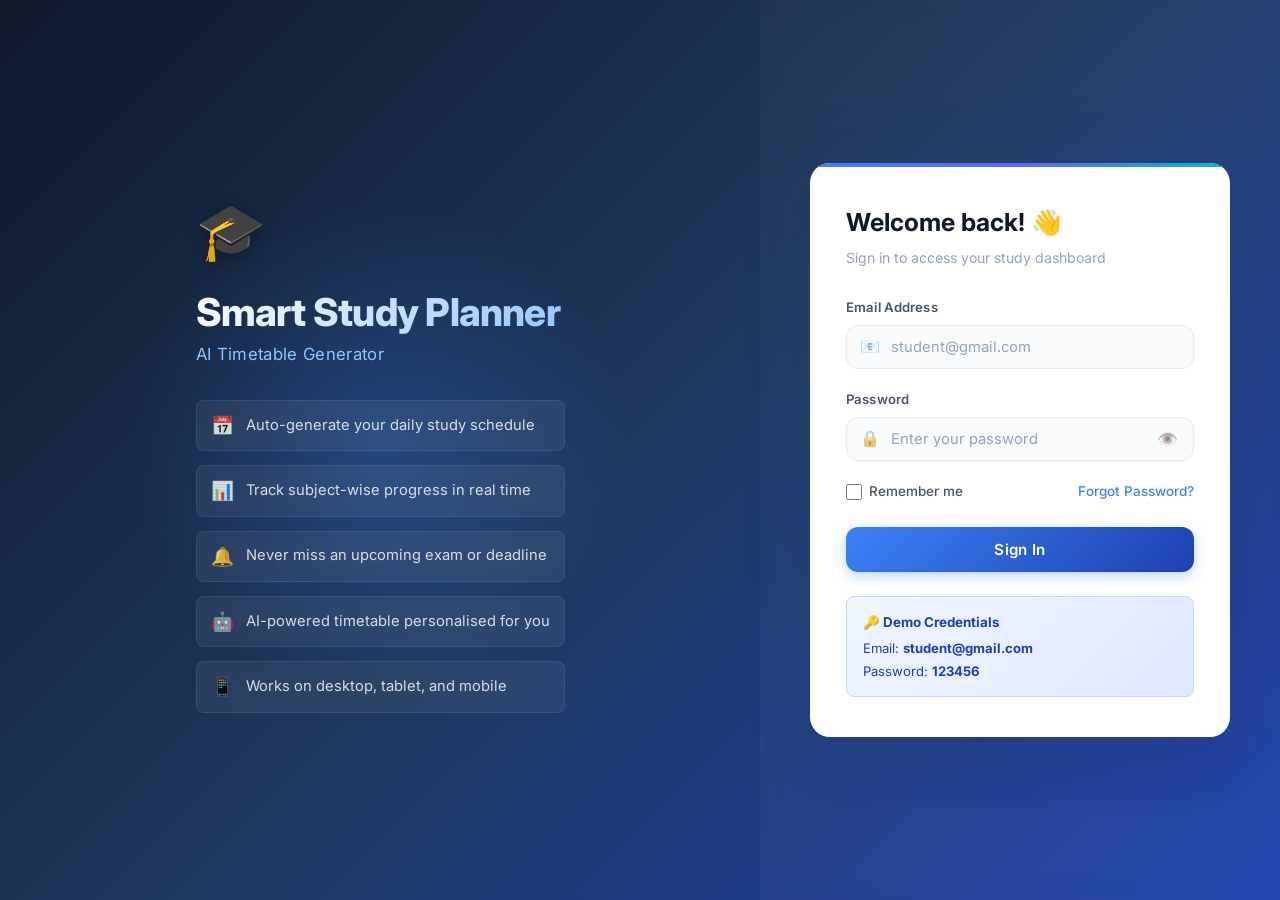
<file: frontend/index.html>
<!DOCTYPE html>
<html lang="en">
<head>
  <meta charset="UTF-8" />
  <meta name="viewport" content="width=device-width, initial-scale=1.0" />
  <title>Smart Study Planner — Login</title>
  <link rel="stylesheet" href="style.css" />
</head>
<body class="login-page">

  <!-- ===== LEFT — Branding ===== -->
  <div class="login-left">
    <div class="brand-block">
      <span class="brand-icon">🎓</span>
      <h1>Smart Study Planner</h1>
      <p class="tagline">AI Timetable Generator</p>

      <ul class="feature-list">
        <li><span class="icon">📅</span> Auto-generate your daily study schedule</li>
        <li><span class="icon">📊</span> Track subject-wise progress in real time</li>
        <li><span class="icon">🔔</span> Never miss an upcoming exam or deadline</li>
        <li><span class="icon">🤖</span> AI-powered timetable personalised for you</li>
        <li><span class="icon">📱</span> Works on desktop, tablet, and mobile</li>
      </ul>
    </div>
  </div>

  <!-- ===== RIGHT — Login form ===== -->
  <div class="login-right">
    <div class="login-box">
      <h2>Welcome back! 👋</h2>
      <p class="sub">Sign in to access your study dashboard</p>

      <!-- Error message -->
      <div class="error-msg" id="errorMsg">
        <span>⚠️</span>
        <span id="errorText">Incorrect credentials. Try again.</span>
      </div>

      <!-- Login form -->
      <form id="loginForm" novalidate>

        <!-- Email -->
        <div class="form-group">
          <label for="emailInput">Email Address</label>
          <div class="input-wrap">
            <span class="input-icon">📧</span>
            <input
              type="email"
              id="emailInput"
              placeholder="student@gmail.com"
              autocomplete="email"
            />
          </div>
        </div>

        <!-- Password -->
        <div class="form-group">
          <label for="pwInput">Password</label>
          <div class="input-wrap">
            <span class="input-icon">🔒</span>
            <input
              type="password"
              id="pwInput"
              placeholder="Enter your password"
              autocomplete="current-password"
            />
            <button type="button" class="toggle-pw" id="togglePw" title="Show/hide password">
              👁️
            </button>
          </div>
        </div>

        <!-- Remember me + Forgot -->
        <div class="row-between">
          <label class="checkbox-label">
            <input type="checkbox" id="rememberMe" />
            Remember me
          </label>
          <a href="#" class="link">Forgot Password?</a>
        </div>

        <!-- Submit -->
        <button type="submit" class="btn-primary" id="loginBtn">
          Sign In
        </button>

      </form>

      <!-- Demo hint -->
      <div class="demo-hint">
        <strong>🔑 Demo Credentials</strong>
        Email: <strong>student@gmail.com</strong><br />
        Password: <strong>123456</strong>
      </div>
    </div>
  </div>

  <script src="script.js"></script>
</body>
</html>
</file>
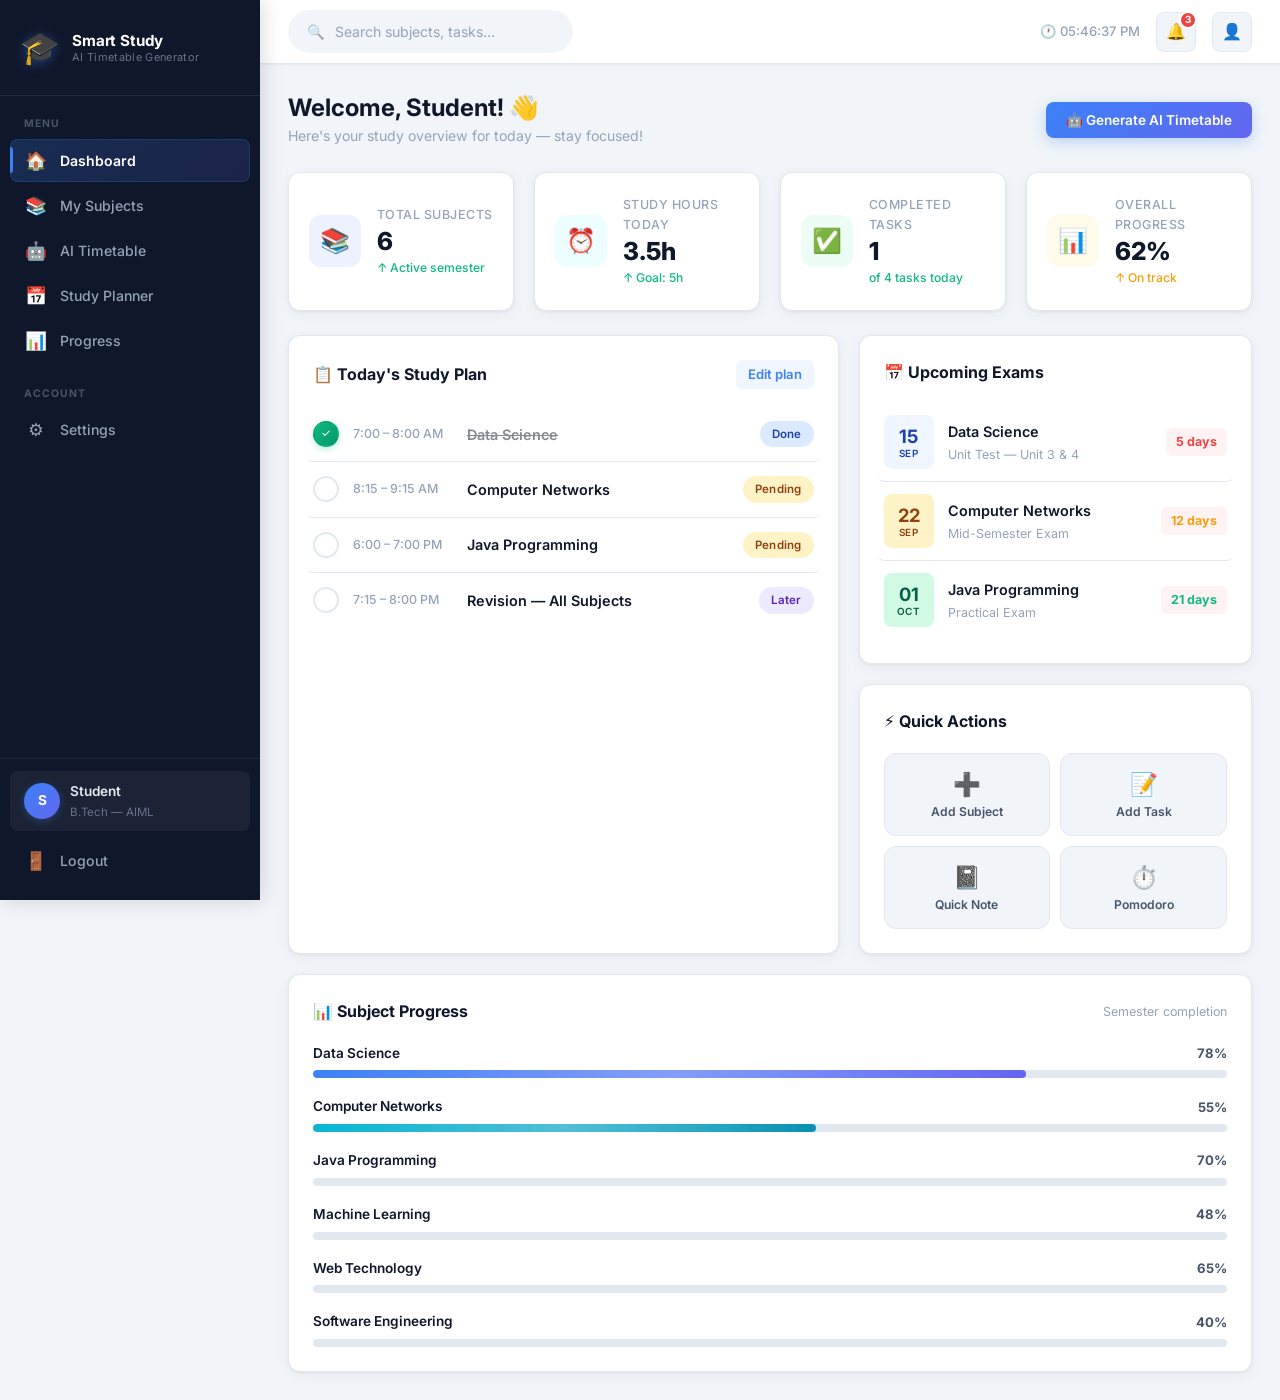
<file: frontend/dashboard.html>
<!DOCTYPE html>
<html lang="en">
<head>
  <meta charset="UTF-8" />
  <meta name="viewport" content="width=device-width, initial-scale=1.0" />
  <title>Smart Study Planner — Dashboard</title>
  <link rel="stylesheet" href="style.css" />
</head>
<body>

<div class="dashboard-layout">

  <!-- ===================================
       SIDEBAR
  ==================================== -->
  <aside class="sidebar">

    <!-- Logo -->
    <div class="sidebar-logo">
      <span class="logo-icon">🎓</span>
      <div class="logo-text">
        Smart Study
        <small>AI Timetable Generator</small>
      </div>
    </div>

    <!-- Navigation -->
    <nav class="sidebar-nav">
      <div class="nav-section-label">Menu</div>

      <button class="nav-item active" data-panel="dashboard">
        <span class="nav-icon">🏠</span> Dashboard
      </button>
      <button class="nav-item" data-panel="subjects">
        <span class="nav-icon">📚</span> My Subjects
      </button>
      <button class="nav-item" data-panel="timetable">
        <span class="nav-icon">🤖</span> AI Timetable
      </button>
      <button class="nav-item" data-panel="planner">
        <span class="nav-icon">📅</span> Study Planner
      </button>
      <button class="nav-item" data-panel="progress">
        <span class="nav-icon">📊</span> Progress
      </button>

      <div class="nav-section-label" style="margin-top:16px;">Account</div>
      <button class="nav-item" data-panel="settings">
        <span class="nav-icon">⚙️</span> Settings
      </button>
    </nav>

    <!-- User + Logout -->
    <div class="sidebar-footer">
      <div class="user-chip">
        <div class="user-avatar">S</div>
        <div class="user-info">
          <div class="user-name">Student</div>
          <div class="user-role">B.Tech — AIML</div>
        </div>
      </div>
      <button class="nav-item" id="logoutBtn">
        <span class="nav-icon">🚪</span> Logout
      </button>
    </div>

  </aside>

  <!-- Mobile overlay -->
  <div class="overlay" id="overlay"></div>

  <!-- ===================================
       MAIN AREA
  ==================================== -->
  <div class="main-area">

    <!-- Top bar -->
    <header class="topbar">
      <div class="topbar-left">
        <button class="hamburger" id="hamburger">☰</button>
        <div class="search-bar">
          <span>🔍</span>
          <input type="text" placeholder="Search subjects, tasks…" />
        </div>
      </div>
      <div class="topbar-right">
        <span id="liveClock" style="font-size:.82rem;color:var(--text-muted);font-weight:500;"></span>
        <div class="icon-btn" title="Notifications">
          🔔 <span class="badge">3</span>
        </div>
        <div class="icon-btn" title="Profile">👤</div>
      </div>
    </header>

    <!-- Page content -->
    <main class="page-content">

      <!-- ========================
           PANEL: Dashboard (home)
      ========================= -->
      <section class="panel active" id="panel-dashboard">

        <!-- Welcome -->
        <div class="welcome-row">
          <div>
            <h2>Welcome, Student! 👋</h2>
            <p>Here's your study overview for today — stay focused!</p>
          </div>
          <button class="btn-generate" id="generateBtn" style="width:auto;padding:10px 20px;font-size:.85rem;">
            🤖 Generate AI Timetable
          </button>
        </div>

        <!-- Summary cards -->
        <div class="cards-grid">
          <div class="summary-card">
            <div class="card-icon indigo">📚</div>
            <div class="card-info">
              <div class="label">Total Subjects</div>
              <div class="value">6</div>
              <div class="change">↑ Active semester</div>
            </div>
          </div>

          <div class="summary-card">
            <div class="card-icon cyan">⏰</div>
            <div class="card-info">
              <div class="label">Study Hours Today</div>
              <div class="value">3.5h</div>
              <div class="change">↑ Goal: 5h</div>
            </div>
          </div>

          <div class="summary-card">
            <div class="card-icon green">✅</div>
            <div class="card-info">
              <div class="label">Completed Tasks</div>
              <div class="value" id="completedCount">1</div>
              <div class="change">of 4 tasks today</div>
            </div>
          </div>

          <div class="summary-card">
            <div class="card-icon amber">📊</div>
            <div class="card-info">
              <div class="label">Overall Progress</div>
              <div class="value">62%</div>
              <div class="change" style="color:var(--warning);">↑ On track</div>
            </div>
          </div>
        </div>

        <!-- Today's plan + Upcoming exams -->
        <div class="two-col">

          <!-- Study plan -->
          <div class="block">
            <div class="block-header">
              <h3>📋 Today's Study Plan</h3>
              <a href="#" class="view-all">Edit plan</a>
            </div>

            <!-- Task 1 — already done -->
            <div class="study-task">
              <div class="task-check done" title="Mark complete">✓</div>
              <div class="task-time">7:00 – 8:00 AM</div>
              <div class="task-subject done-text">Data Science</div>
              <span class="task-pill pill-blue">Done</span>
            </div>

            <!-- Task 2 -->
            <div class="study-task">
              <div class="task-check" title="Mark complete"></div>
              <div class="task-time">8:15 – 9:15 AM</div>
              <div class="task-subject">Computer Networks</div>
              <span class="task-pill pill-amber">Pending</span>
            </div>

            <!-- Task 3 -->
            <div class="study-task">
              <div class="task-check" title="Mark complete"></div>
              <div class="task-time">6:00 – 7:00 PM</div>
              <div class="task-subject">Java Programming</div>
              <span class="task-pill pill-amber">Pending</span>
            </div>

            <!-- Task 4 -->
            <div class="study-task">
              <div class="task-check" title="Mark complete"></div>
              <div class="task-time">7:15 – 8:00 PM</div>
              <div class="task-subject">Revision — All Subjects</div>
              <span class="task-pill pill-purple">Later</span>
            </div>
          </div>

          <!-- Right column: exams + quick actions -->
          <div style="display:flex;flex-direction:column;gap:20px;">

            <!-- Upcoming exams -->
            <div class="block">
              <div class="block-header">
                <h3>📅 Upcoming Exams</h3>
              </div>

              <div class="exam-item">
                <div class="exam-date">
                  <div class="day">15</div>
                  <div class="mon">Sep</div>
                </div>
                <div class="exam-info">
                  <div class="exam-name">Data Science</div>
                  <div class="exam-sub">Unit Test — Unit 3 &amp; 4</div>
                </div>
                <div class="exam-days-left">5 days</div>
              </div>

              <div class="exam-item">
                <div class="exam-date" style="background:#fef3c7;color:#92400e;">
                  <div class="day">22</div>
                  <div class="mon">Sep</div>
                </div>
                <div class="exam-info">
                  <div class="exam-name">Computer Networks</div>
                  <div class="exam-sub">Mid-Semester Exam</div>
                </div>
                <div class="exam-days-left" style="color:var(--warning);">12 days</div>
              </div>

              <div class="exam-item">
                <div class="exam-date" style="background:#d1fae5;color:#065f46;">
                  <div class="day">01</div>
                  <div class="mon">Oct</div>
                </div>
                <div class="exam-info">
                  <div class="exam-name">Java Programming</div>
                  <div class="exam-sub">Practical Exam</div>
                </div>
                <div class="exam-days-left" style="color:var(--success);">21 days</div>
              </div>
            </div>

            <!-- Quick actions -->
            <div class="block">
              <div class="block-header">
                <h3>⚡ Quick Actions</h3>
              </div>
              <div class="actions-grid">
                <button class="action-btn" onclick="showToast('Opening subject form…','📚')">
                  <span class="action-icon">➕</span>
                  <span class="action-label">Add Subject</span>
                </button>
                <button class="action-btn" onclick="showToast('Opening task form…','📝')">
                  <span class="action-icon">📝</span>
                  <span class="action-label">Add Task</span>
                </button>
                <button class="action-btn" onclick="showToast('Opening note editor…','📓')">
                  <span class="action-icon">📓</span>
                  <span class="action-label">Quick Note</span>
                </button>
                <button class="action-btn" onclick="showToast('Timer started! 🍅','⏱️')">
                  <span class="action-icon">⏱️</span>
                  <span class="action-label">Pomodoro</span>
                </button>
              </div>
            </div>

          </div><!-- /right col -->
        </div><!-- /two-col -->

        <!-- Subject progress -->
        <div class="block" style="margin-top:20px;">
          <div class="block-header">
            <h3>📊 Subject Progress</h3>
            <span style="font-size:.78rem;color:var(--text-muted);">Semester completion</span>
          </div>

          <div class="progress-wrap">
            <div class="progress-info">
              <span class="subject">Data Science</span>
              <span class="pct">78%</span>
            </div>
            <div class="progress-bar-track">
              <div class="progress-bar-fill" data-width="78" style="width:0%"></div>
            </div>
          </div>

          <div class="progress-wrap">
            <div class="progress-info">
              <span class="subject">Computer Networks</span>
              <span class="pct">55%</span>
            </div>
            <div class="progress-bar-track">
              <div class="progress-bar-fill cyan" data-width="55" style="width:0%"></div>
            </div>
          </div>

          <div class="progress-wrap">
            <div class="progress-info">
              <span class="subject">Java Programming</span>
              <span class="pct">70%</span>
            </div>
            <div class="progress-bar-track">
              <div class="progress-bar-fill green" data-width="70" style="width:0%"></div>
            </div>
          </div>

          <div class="progress-wrap">
            <div class="progress-info">
              <span class="subject">Machine Learning</span>
              <span class="pct">48%</span>
            </div>
            <div class="progress-bar-track">
              <div class="progress-bar-fill amber" data-width="48" style="width:0%"></div>
            </div>
          </div>

          <div class="progress-wrap">
            <div class="progress-info">
              <span class="subject">Web Technology</span>
              <span class="pct">65%</span>
            </div>
            <div class="progress-bar-track">
              <div class="progress-bar-fill" data-width="65" style="width:0%"></div>
            </div>
          </div>

          <div class="progress-wrap" style="margin-bottom:0">
            <div class="progress-info">
              <span class="subject">Software Engineering</span>
              <span class="pct">40%</span>
            </div>
            <div class="progress-bar-track">
              <div class="progress-bar-fill cyan" data-width="40" style="width:0%"></div>
            </div>
          </div>
        </div>

      </section><!-- /panel-dashboard -->

      <!-- ========================
           PANEL: My Subjects
      ========================= -->
      <section class="panel" id="panel-subjects">
        <div class="section-title">📚 My Subjects</div>
        <div class="section-sub">All subjects registered for this semester</div>
        <div class="block">
          <table style="width:100%;border-collapse:collapse;font-size:.88rem;">
            <thead>
              <tr style="border-bottom:2px solid var(--border);text-align:left;">
                <th style="padding:10px 12px;color:var(--text-muted);font-weight:600;">#</th>
                <th style="padding:10px 12px;color:var(--text-muted);font-weight:600;">Subject</th>
                <th style="padding:10px 12px;color:var(--text-muted);font-weight:600;">Credits</th>
                <th style="padding:10px 12px;color:var(--text-muted);font-weight:600;">Progress</th>
                <th style="padding:10px 12px;color:var(--text-muted);font-weight:600;">Status</th>
              </tr>
            </thead>
            <tbody>
              <tr style="border-bottom:1px solid var(--border);">
                <td style="padding:12px;">1</td>
                <td style="padding:12px;font-weight:500;">Data Science</td>
                <td style="padding:12px;">4</td>
                <td style="padding:12px;"><div class="progress-bar-track" style="width:120px;display:inline-block;"><div class="progress-bar-fill" style="width:78%;"></div></div> 78%</td>
                <td style="padding:12px;"><span class="task-pill pill-green">On Track</span></td>
              </tr>
              <tr style="border-bottom:1px solid var(--border);">
                <td style="padding:12px;">2</td>
                <td style="padding:12px;font-weight:500;">Computer Networks</td>
                <td style="padding:12px;">3</td>
                <td style="padding:12px;"><div class="progress-bar-track" style="width:120px;display:inline-block;"><div class="progress-bar-fill cyan" style="width:55%;"></div></div> 55%</td>
                <td style="padding:12px;"><span class="task-pill pill-amber">Needs Work</span></td>
              </tr>
              <tr style="border-bottom:1px solid var(--border);">
                <td style="padding:12px;">3</td>
                <td style="padding:12px;font-weight:500;">Java Programming</td>
                <td style="padding:12px;">4</td>
                <td style="padding:12px;"><div class="progress-bar-track" style="width:120px;display:inline-block;"><div class="progress-bar-fill green" style="width:70%;"></div></div> 70%</td>
                <td style="padding:12px;"><span class="task-pill pill-green">On Track</span></td>
              </tr>
              <tr style="border-bottom:1px solid var(--border);">
                <td style="padding:12px;">4</td>
                <td style="padding:12px;font-weight:500;">Machine Learning</td>
                <td style="padding:12px;">4</td>
                <td style="padding:12px;"><div class="progress-bar-track" style="width:120px;display:inline-block;"><div class="progress-bar-fill amber" style="width:48%;"></div></div> 48%</td>
                <td style="padding:12px;"><span class="task-pill" style="background:#fee2e2;color:#991b1b;">Behind</span></td>
              </tr>
              <tr style="border-bottom:1px solid var(--border);">
                <td style="padding:12px;">5</td>
                <td style="padding:12px;font-weight:500;">Web Technology</td>
                <td style="padding:12px;">3</td>
                <td style="padding:12px;"><div class="progress-bar-track" style="width:120px;display:inline-block;"><div class="progress-bar-fill" style="width:65%;"></div></div> 65%</td>
                <td style="padding:12px;"><span class="task-pill pill-green">On Track</span></td>
              </tr>
              <tr>
                <td style="padding:12px;">6</td>
                <td style="padding:12px;font-weight:500;">Software Engineering</td>
                <td style="padding:12px;">3</td>
                <td style="padding:12px;"><div class="progress-bar-track" style="width:120px;display:inline-block;"><div class="progress-bar-fill cyan" style="width:40%;"></div></div> 40%</td>
                <td style="padding:12px;"><span class="task-pill" style="background:#fee2e2;color:#991b1b;">Behind</span></td>
              </tr>
            </tbody>
          </table>
        </div>
      </section>

      <!-- ========================
           PANEL: AI Timetable
      ========================= -->
      <section class="panel" id="panel-timetable">
        <div class="section-title">🤖 AI Timetable</div>
        <div class="section-sub">Your personalized, AI-generated weekly schedule</div>

        <div class="block">
          <div class="block-header">
            <h3>📆 This Week's Schedule</h3>
            <button class="btn-generate" style="width:auto;padding:9px 18px;font-size:.82rem;" onclick="showToast('Timetable regenerated!','🤖')">
              🔄 Regenerate
            </button>
          </div>

          <div style="overflow-x:auto;">
            <table style="width:100%;border-collapse:collapse;font-size:.82rem;min-width:600px;">
              <thead>
                <tr style="background:var(--primary-light);">
                  <th style="padding:10px 14px;text-align:left;color:var(--primary-dark);">Time</th>
                  <th style="padding:10px 14px;color:var(--primary-dark);">Mon</th>
                  <th style="padding:10px 14px;color:var(--primary-dark);">Tue</th>
                  <th style="padding:10px 14px;color:var(--primary-dark);">Wed</th>
                  <th style="padding:10px 14px;color:var(--primary-dark);">Thu</th>
                  <th style="padding:10px 14px;color:var(--primary-dark);">Fri</th>
                  <th style="padding:10px 14px;color:var(--primary-dark);">Sat</th>
                </tr>
              </thead>
              <tbody>
                <tr style="border-bottom:1px solid var(--border);">
                  <td style="padding:10px 14px;color:var(--text-muted);font-weight:600;">7–8 AM</td>
                  <td style="padding:10px 14px;text-align:center;"><span class="task-pill pill-blue">Data Sci.</span></td>
                  <td style="padding:10px 14px;text-align:center;"><span class="task-pill pill-green">Java</span></td>
                  <td style="padding:10px 14px;text-align:center;"><span class="task-pill pill-blue">Data Sci.</span></td>
                  <td style="padding:10px 14px;text-align:center;"><span class="task-pill pill-amber">Networks</span></td>
                  <td style="padding:10px 14px;text-align:center;"><span class="task-pill pill-purple">ML</span></td>
                  <td style="padding:10px 14px;text-align:center;"><span class="task-pill pill-green">Revision</span></td>
                </tr>
                <tr style="border-bottom:1px solid var(--border);">
                  <td style="padding:10px 14px;color:var(--text-muted);font-weight:600;">8:15–9:15 AM</td>
                  <td style="padding:10px 14px;text-align:center;"><span class="task-pill pill-amber">Networks</span></td>
                  <td style="padding:10px 14px;text-align:center;"><span class="task-pill pill-blue">Web Tech</span></td>
                  <td style="padding:10px 14px;text-align:center;"><span class="task-pill pill-purple">ML</span></td>
                  <td style="padding:10px 14px;text-align:center;"><span class="task-pill pill-blue">Data Sci.</span></td>
                  <td style="padding:10px 14px;text-align:center;"><span class="task-pill pill-green">Java</span></td>
                  <td style="padding:10px 14px;text-align:center;">—</td>
                </tr>
                <tr style="border-bottom:1px solid var(--border);">
                  <td style="padding:10px 14px;color:var(--text-muted);font-weight:600;">6–7 PM</td>
                  <td style="padding:10px 14px;text-align:center;"><span class="task-pill pill-green">Java</span></td>
                  <td style="padding:10px 14px;text-align:center;"><span class="task-pill pill-purple">ML</span></td>
                  <td style="padding:10px 14px;text-align:center;"><span class="task-pill pill-amber">Networks</span></td>
                  <td style="padding:10px 14px;text-align:center;"><span class="task-pill pill-blue">SE</span></td>
                  <td style="padding:10px 14px;text-align:center;"><span class="task-pill pill-amber">Networks</span></td>
                  <td style="padding:10px 14px;text-align:center;"><span class="task-pill pill-purple">ML</span></td>
                </tr>
                <tr>
                  <td style="padding:10px 14px;color:var(--text-muted);font-weight:600;">7:15–8 PM</td>
                  <td style="padding:10px 14px;text-align:center;"><span class="task-pill pill-green">Revision</span></td>
                  <td style="padding:10px 14px;text-align:center;"><span class="task-pill pill-green">Revision</span></td>
                  <td style="padding:10px 14px;text-align:center;"><span class="task-pill pill-green">Revision</span></td>
                  <td style="padding:10px 14px;text-align:center;"><span class="task-pill pill-green">Revision</span></td>
                  <td style="padding:10px 14px;text-align:center;"><span class="task-pill pill-green">Revision</span></td>
                  <td style="padding:10px 14px;text-align:center;"><span class="task-pill pill-green">Revision</span></td>
                </tr>
              </tbody>
            </table>
          </div>
        </div>
      </section>

      <!-- ========================
           PANEL: Study Planner
      ========================= -->
      <section class="panel" id="panel-planner">
        <div class="section-title">📅 Study Planner</div>
        <div class="section-sub">Plan and track your daily study goals</div>
        <div class="coming-soon">
          <div class="cs-icon">🚧</div>
          <h3>Full Planner — Coming in Step 2</h3>
          <p>Add tasks, set deadlines, and drag-drop your daily plan here.</p>
        </div>
      </section>

      <!-- ========================
           PANEL: Progress
      ========================= -->
      <section class="panel" id="panel-progress">
        <div class="section-title">📊 Progress Tracker</div>
        <div class="section-sub">Visualize your study consistency and growth</div>
        <div class="coming-soon">
          <div class="cs-icon">📈</div>
          <h3>Charts &amp; Analytics — Coming in Step 2</h3>
          <p>Weekly study hours, subject-wise performance graphs, and streak tracker.</p>
        </div>
      </section>

      <!-- ========================
           PANEL: Settings
      ========================= -->
      <section class="panel" id="panel-settings">
        <div class="section-title">⚙️ Settings</div>
        <div class="section-sub">Customize your Smart Study Planner</div>
        <div class="block" style="max-width:480px;">
          <div style="margin-bottom:20px;">
            <label style="font-size:.82rem;font-weight:600;color:var(--text-muted);display:block;margin-bottom:6px;">Display Name</label>
            <input type="text" value="Student" style="width:100%;padding:10px 14px;border:1.5px solid var(--border);border-radius:8px;font-family:inherit;font-size:.9rem;outline:none;" />
          </div>
          <div style="margin-bottom:20px;">
            <label style="font-size:.82rem;font-weight:600;color:var(--text-muted);display:block;margin-bottom:6px;">Email Address</label>
            <input type="email" value="student@gmail.com" style="width:100%;padding:10px 14px;border:1.5px solid var(--border);border-radius:8px;font-family:inherit;font-size:.9rem;outline:none;" />
          </div>
          <div style="margin-bottom:20px;">
            <label style="font-size:.82rem;font-weight:600;color:var(--text-muted);display:block;margin-bottom:6px;">Daily Study Goal (hours)</label>
            <input type="number" value="5" min="1" max="16" style="width:100%;padding:10px 14px;border:1.5px solid var(--border);border-radius:8px;font-family:inherit;font-size:.9rem;outline:none;" />
          </div>
          <button class="btn-primary" onclick="showToast('Settings saved!','✅')" style="width:auto;padding:10px 24px;">
            Save Changes
          </button>
        </div>
      </section>

    </main><!-- /page-content -->
  </div><!-- /main-area -->
</div><!-- /dashboard-layout -->

<!-- Toast -->
<div class="toast" id="toast"></div>

<script src="script.js"></script>
</body>
</html>
</file>
<file: frontend/style.css>
/* ============================================================
   Smart Study Planner — Master Stylesheet
   Premium blue/white theme · Modern glassmorphism · Responsive
   ============================================================ */

/* ─── Google Font ─── */
@import url('https://fonts.googleapis.com/css2?family=Inter:wght@300;400;500;600;700;800&display=swap');

/* ─── Design Tokens ─── */
:root {
  /* Primary palette */
  --primary:        #3b82f6;
  --primary-dark:   #1e40af;
  --primary-light:  #eff6ff;
  --primary-glow:   rgba(59, 130, 246, .18);
  --primary-hover:  #2563eb;

  /* Accents */
  --indigo:  #6366f1;
  --cyan:    #06b6d4;
  --green:   #10b981;
  --amber:   #f59e0b;
  --red:     #ef4444;
  --purple:  #8b5cf6;
  --rose:    #f43f5e;

  /* Semantic */
  --success: #10b981;
  --warning: #f59e0b;
  --danger:  #ef4444;
  --info:    #3b82f6;

  /* Surfaces */
  --bg:          #f1f5f9;
  --bg-card:     #ffffff;
  --bg-sidebar:  #0f172a;
  --bg-input:    #f8fafc;

  /* Text */
  --text:        #0f172a;
  --text-sec:    #475569;
  --text-muted:  #94a3b8;
  --text-inverse:#ffffff;

  /* Borders & Shadows */
  --border:      #e2e8f0;
  --border-focus:#3b82f6;
  --shadow-sm:   0 1px 2px rgba(0,0,0,.05);
  --shadow-md:   0 4px 12px rgba(0,0,0,.08);
  --shadow-lg:   0 10px 40px rgba(0,0,0,.1);
  --shadow-xl:   0 20px 60px rgba(0,0,0,.12);
  --shadow-card: 0 1px 3px rgba(0,0,0,.06), 0 4px 16px rgba(0,0,0,.04);
  --shadow-glow: 0 0 20px rgba(59,130,246,.15);

  /* Layout */
  --sidebar-w:   260px;
  --topbar-h:    64px;
  --radius:      12px;
  --radius-sm:   8px;
  --radius-xs:   6px;
  --radius-pill:  50px;

  /* Motion */
  --ease:  cubic-bezier(.4, 0, .2, 1);
  --speed: .25s;
}

/* ─── Reset ─── */
*, *::before, *::after {
  box-sizing: border-box;
  margin: 0;
  padding: 0;
}

html {
  scroll-behavior: smooth;
  -webkit-font-smoothing: antialiased;
  -moz-osx-font-smoothing: grayscale;
}

body {
  font-family: 'Inter', system-ui, -apple-system, sans-serif;
  font-size: 15px;
  color: var(--text);
  background: var(--bg);
  line-height: 1.6;
  overflow-x: hidden;
  min-height: 100vh;
}

a {
  color: var(--primary);
  text-decoration: none;
  transition: color var(--speed) var(--ease);
}
a:hover { color: var(--primary-dark); }

img { max-width: 100%; display: block; }

button, input, select, textarea {
  font-family: inherit;
  font-size: inherit;
  outline: none;
}

button { cursor: pointer; }


/* ══════════════════════════════════════════════════════════════
   LOGIN PAGE
   ══════════════════════════════════════════════════════════════ */
.login-page {
  display: flex;
  min-height: 100vh;
  background: linear-gradient(135deg, #0f172a 0%, #1e3a5f 50%, #1e40af 100%);
  overflow: hidden;
}

/* ─── Left panel: branding ─── */
.login-left {
  flex: 1;
  display: flex;
  align-items: center;
  justify-content: center;
  padding: 48px;
  position: relative;
}

.login-left::before {
  content: '';
  position: absolute;
  width: 500px;
  height: 500px;
  background: radial-gradient(circle, rgba(59,130,246,.25), transparent 70%);
  border-radius: 50%;
  top: 50%;
  left: 50%;
  transform: translate(-50%, -50%);
  animation: pulseGlow 4s ease-in-out infinite;
  pointer-events: none;
}

@keyframes pulseGlow {
  0%, 100% { opacity: .6; transform: translate(-50%, -50%) scale(1); }
  50%      { opacity: 1;  transform: translate(-50%, -50%) scale(1.08); }
}

.brand-block {
  color: #fff;
  max-width: 480px;
  position: relative;
  z-index: 1;
  animation: fadeSlideUp .8s var(--ease);
}

.brand-icon {
  font-size: 3.5rem;
  display: block;
  margin-bottom: 12px;
  filter: drop-shadow(0 4px 8px rgba(0,0,0,.3));
}

.brand-block h1 {
  font-size: 2.4rem;
  font-weight: 800;
  letter-spacing: -.02em;
  line-height: 1.2;
  background: linear-gradient(135deg, #fff 0%, #93c5fd 100%);
  -webkit-background-clip: text;
  -webkit-text-fill-color: transparent;
  background-clip: text;
  margin-bottom: 6px;
}

.tagline {
  font-size: 1.05rem;
  color: #93c5fd;
  font-weight: 400;
  margin-bottom: 32px;
  letter-spacing: .02em;
}

.feature-list {
  list-style: none;
  display: flex;
  flex-direction: column;
  gap: 14px;
}

.feature-list li {
  display: flex;
  align-items: center;
  gap: 12px;
  font-size: .92rem;
  color: rgba(255,255,255,.82);
  padding: 10px 14px;
  border-radius: var(--radius-sm);
  background: rgba(255,255,255,.06);
  backdrop-filter: blur(6px);
  border: 1px solid rgba(255,255,255,.08);
  transition: all var(--speed) var(--ease);
}

.feature-list li:hover {
  background: rgba(255,255,255,.12);
  transform: translateX(4px);
}

.feature-list .icon {
  font-size: 1.15rem;
  flex-shrink: 0;
}

/* ─── Right panel: login form ─── */
.login-right {
  width: 520px;
  display: flex;
  align-items: center;
  justify-content: center;
  padding: 48px;
  background: rgba(255,255,255,.03);
  backdrop-filter: blur(10px);
}

.login-box {
  width: 100%;
  max-width: 420px;
  background: var(--bg-card);
  border-radius: 20px;
  padding: 40px 36px;
  box-shadow: var(--shadow-xl), 0 0 80px rgba(59,130,246,.08);
  animation: fadeSlideUp .6s var(--ease);
  position: relative;
  overflow: hidden;
}

.login-box::before {
  content: '';
  position: absolute;
  top: 0; left: 0; right: 0;
  height: 4px;
  background: linear-gradient(90deg, var(--primary), var(--indigo), var(--cyan));
  border-radius: 20px 20px 0 0;
}

.login-box h2 {
  font-size: 1.55rem;
  font-weight: 700;
  color: var(--text);
  margin-bottom: 4px;
}

.login-box .sub {
  font-size: .88rem;
  color: var(--text-muted);
  margin-bottom: 28px;
}

/* Error message */
.error-msg {
  display: none;
  align-items: center;
  gap: 8px;
  padding: 12px 16px;
  border-radius: var(--radius-sm);
  background: #fef2f2;
  border: 1px solid #fecaca;
  color: #991b1b;
  font-size: .84rem;
  font-weight: 500;
  margin-bottom: 18px;
  animation: shakeX .4s var(--ease);
}

.error-msg.show {
  display: flex;
}

@keyframes shakeX {
  0%, 100% { transform: translateX(0); }
  25%      { transform: translateX(-6px); }
  75%      { transform: translateX(6px); }
}

/* Form groups */
.form-group {
  margin-bottom: 20px;
}

.form-group label {
  display: block;
  font-size: .82rem;
  font-weight: 600;
  color: var(--text-sec);
  margin-bottom: 7px;
  letter-spacing: .01em;
}

.input-wrap {
  position: relative;
  display: flex;
  align-items: center;
}

.input-icon {
  position: absolute;
  left: 14px;
  font-size: 1rem;
  pointer-events: none;
  opacity: .6;
  z-index: 1;
}

.input-wrap input {
  width: 100%;
  padding: 12px 14px 12px 44px;
  border: 1.8px solid var(--border);
  border-radius: var(--radius);
  background: var(--bg-input);
  font-size: .92rem;
  color: var(--text);
  transition: all var(--speed) var(--ease);
}

.input-wrap input:focus {
  border-color: var(--primary);
  box-shadow: 0 0 0 3px var(--primary-glow);
  background: #fff;
}

.input-wrap input::placeholder {
  color: var(--text-muted);
}

/* Password toggle */
.toggle-pw {
  position: absolute;
  right: 12px;
  background: none;
  border: none;
  font-size: 1.05rem;
  padding: 4px;
  opacity: .5;
  transition: opacity var(--speed);
  z-index: 1;
}
.toggle-pw:hover { opacity: 1; }

/* Remember + Forgot row */
.row-between {
  display: flex;
  align-items: center;
  justify-content: space-between;
  margin-bottom: 24px;
  font-size: .84rem;
}

.checkbox-label {
  display: flex;
  align-items: center;
  gap: 7px;
  cursor: pointer;
  color: var(--text-sec);
  font-weight: 500;
}

.checkbox-label input[type="checkbox"] {
  width: 16px;
  height: 16px;
  accent-color: var(--primary);
  border-radius: 4px;
  cursor: pointer;
}

.link {
  color: var(--primary);
  font-weight: 500;
  transition: color var(--speed);
}
.link:hover { color: var(--primary-dark); }

/* Sign In button */
.btn-primary {
  width: 100%;
  padding: 13px;
  border: none;
  border-radius: var(--radius);
  background: linear-gradient(135deg, var(--primary) 0%, var(--primary-dark) 100%);
  color: #fff;
  font-size: .95rem;
  font-weight: 600;
  letter-spacing: .02em;
  cursor: pointer;
  transition: all var(--speed) var(--ease);
  position: relative;
  overflow: hidden;
  box-shadow: 0 4px 14px rgba(59,130,246,.35);
}

.btn-primary:hover {
  transform: translateY(-1px);
  box-shadow: 0 6px 20px rgba(59,130,246,.45);
}

.btn-primary:active {
  transform: translateY(0);
}

/* Loading state */
.btn-primary.loading {
  pointer-events: none;
  opacity: .8;
}

.btn-primary.loading::after {
  content: '';
  display: inline-block;
  width: 18px;
  height: 18px;
  border: 2.5px solid rgba(255,255,255,.3);
  border-top-color: #fff;
  border-radius: 50%;
  margin-left: 10px;
  vertical-align: middle;
  animation: spin .6s linear infinite;
}

@keyframes spin {
  to { transform: rotate(360deg); }
}

/* Demo hint */
.demo-hint {
  margin-top: 24px;
  padding: 14px 16px;
  border-radius: var(--radius-sm);
  background: linear-gradient(135deg, #eff6ff, #e0e7ff);
  border: 1px solid #bfdbfe;
  font-size: .82rem;
  color: var(--primary-dark);
  line-height: 1.7;
}

.demo-hint strong:first-child {
  display: block;
  margin-bottom: 4px;
  font-size: .84rem;
}

/* ─── Shared Animations ─── */
@keyframes fadeSlideUp {
  from { opacity: 0; transform: translateY(24px); }
  to   { opacity: 1; transform: translateY(0); }
}

@keyframes fadeIn {
  from { opacity: 0; }
  to   { opacity: 1; }
}


/* ══════════════════════════════════════════════════════════════
   DASHBOARD LAYOUT
   ══════════════════════════════════════════════════════════════ */
.dashboard-layout {
  display: flex;
  min-height: 100vh;
  background: var(--bg);
}

/* ─── Sidebar ─── */
.sidebar {
  width: var(--sidebar-w);
  background: var(--bg-sidebar);
  color: #fff;
  display: flex;
  flex-direction: column;
  position: fixed;
  top: 0;
  left: 0;
  bottom: 0;
  z-index: 100;
  transition: transform .3s var(--ease);
  overflow-y: auto;
  overflow-x: hidden;
  box-shadow: 2px 0 20px rgba(0,0,0,.15);
}

/* Scrollbar for sidebar */
.sidebar::-webkit-scrollbar { width: 4px; }
.sidebar::-webkit-scrollbar-track { background: transparent; }
.sidebar::-webkit-scrollbar-thumb { background: rgba(255,255,255,.15); border-radius: 10px; }

/* Logo */
.sidebar-logo {
  display: flex;
  align-items: center;
  gap: 12px;
  padding: 22px 20px;
  border-bottom: 1px solid rgba(255,255,255,.08);
  flex-shrink: 0;
}

.logo-icon {
  font-size: 2rem;
  filter: drop-shadow(0 2px 6px rgba(59,130,246,.4));
}

.logo-text {
  font-size: .95rem;
  font-weight: 700;
  line-height: 1.3;
  letter-spacing: -.01em;
}

.logo-text small {
  display: block;
  font-size: .68rem;
  font-weight: 400;
  color: #64748b;
  letter-spacing: .03em;
}

/* Nav */
.sidebar-nav {
  flex: 1;
  padding: 12px 10px;
}

.nav-section-label {
  font-size: .65rem;
  font-weight: 700;
  color: #475569;
  text-transform: uppercase;
  letter-spacing: .1em;
  padding: 8px 14px 6px;
}

.nav-item {
  display: flex;
  align-items: center;
  gap: 12px;
  width: 100%;
  padding: 11px 14px;
  border: none;
  border-radius: var(--radius-sm);
  background: transparent;
  color: #94a3b8;
  font-size: .88rem;
  font-weight: 500;
  text-align: left;
  transition: all var(--speed) var(--ease);
  cursor: pointer;
  margin-bottom: 2px;
  position: relative;
}

.nav-item:hover {
  background: rgba(255,255,255,.06);
  color: #e2e8f0;
  transform: translateX(2px);
}

.nav-item.active {
  background: linear-gradient(135deg, rgba(59,130,246,.2), rgba(99,102,241,.15));
  color: #fff;
  font-weight: 600;
  box-shadow: inset 0 0 0 1px rgba(59,130,246,.2);
}

.nav-item.active::before {
  content: '';
  position: absolute;
  left: 0;
  top: 50%;
  transform: translateY(-50%);
  width: 3px;
  height: 60%;
  background: var(--primary);
  border-radius: 0 4px 4px 0;
}

.nav-icon {
  font-size: 1.1rem;
  flex-shrink: 0;
  width: 24px;
  text-align: center;
}

/* Sidebar footer */
.sidebar-footer {
  padding: 12px 10px 16px;
  border-top: 1px solid rgba(255,255,255,.08);
  flex-shrink: 0;
}

.user-chip {
  display: flex;
  align-items: center;
  gap: 10px;
  padding: 10px 14px;
  border-radius: var(--radius-sm);
  background: rgba(255,255,255,.05);
  margin-bottom: 8px;
}

.user-avatar {
  width: 36px;
  height: 36px;
  border-radius: 50%;
  background: linear-gradient(135deg, var(--primary), var(--indigo));
  display: flex;
  align-items: center;
  justify-content: center;
  font-size: .85rem;
  font-weight: 700;
  color: #fff;
  flex-shrink: 0;
  box-shadow: 0 2px 8px rgba(59,130,246,.3);
}

.user-name {
  font-size: .85rem;
  font-weight: 600;
  color: #e2e8f0;
}

.user-role {
  font-size: .72rem;
  color: #64748b;
}

/* Overlay for mobile sidebar */
.overlay {
  display: none;
  position: fixed;
  inset: 0;
  background: rgba(0,0,0,.5);
  z-index: 90;
  backdrop-filter: blur(2px);
  transition: opacity .3s var(--ease);
}

.overlay.show {
  display: block;
  animation: fadeIn .2s var(--ease);
}

/* ─── Main area ─── */
.main-area {
  flex: 1;
  margin-left: var(--sidebar-w);
  display: flex;
  flex-direction: column;
  min-height: 100vh;
  transition: margin-left .3s var(--ease);
}

/* ─── Topbar ─── */
.topbar {
  height: var(--topbar-h);
  padding: 0 28px;
  background: var(--bg-card);
  border-bottom: 1px solid var(--border);
  display: flex;
  align-items: center;
  justify-content: space-between;
  position: sticky;
  top: 0;
  z-index: 50;
  box-shadow: var(--shadow-sm);
  flex-shrink: 0;
}

.topbar-left {
  display: flex;
  align-items: center;
  gap: 16px;
}

.hamburger {
  display: none;
  background: none;
  border: none;
  font-size: 1.4rem;
  color: var(--text-sec);
  padding: 4px;
  cursor: pointer;
  transition: color var(--speed);
}
.hamburger:hover { color: var(--text); }

.search-bar {
  display: flex;
  align-items: center;
  gap: 10px;
  padding: 9px 18px;
  border-radius: var(--radius-pill);
  background: var(--bg);
  border: 1.5px solid transparent;
  min-width: 280px;
  transition: all var(--speed) var(--ease);
}

.search-bar:focus-within {
  border-color: var(--primary);
  background: var(--bg-card);
  box-shadow: 0 0 0 3px var(--primary-glow);
}

.search-bar span { opacity: .5; font-size: .9rem; }

.search-bar input {
  border: none;
  background: none;
  font-size: .88rem;
  color: var(--text);
  width: 100%;
}

.search-bar input::placeholder { color: var(--text-muted); }

.topbar-right {
  display: flex;
  align-items: center;
  gap: 16px;
}

.icon-btn {
  position: relative;
  width: 40px;
  height: 40px;
  display: flex;
  align-items: center;
  justify-content: center;
  border-radius: var(--radius-sm);
  background: var(--bg);
  border: 1px solid var(--border);
  cursor: pointer;
  font-size: 1rem;
  transition: all var(--speed) var(--ease);
}

.icon-btn:hover {
  background: var(--primary-light);
  border-color: var(--primary);
  transform: translateY(-1px);
}

.badge {
  position: absolute;
  top: -2px;
  right: -2px;
  width: 18px;
  height: 18px;
  border-radius: 50%;
  background: var(--danger);
  color: #fff;
  font-size: .62rem;
  font-weight: 700;
  display: flex;
  align-items: center;
  justify-content: center;
  border: 2px solid var(--bg-card);
  animation: badgePop .4s var(--ease);
}

@keyframes badgePop {
  0%   { transform: scale(0); }
  60%  { transform: scale(1.2); }
  100% { transform: scale(1); }
}


/* ─── Page Content ─── */
.page-content {
  flex: 1;
  padding: 28px;
  animation: fadeIn .4s var(--ease);
}

/* Panel system */
.panel { display: none; animation: fadeSlideUp .35s var(--ease); }
.panel.active { display: block; }

/* Section titles */
.section-title {
  font-size: 1.5rem;
  font-weight: 700;
  color: var(--text);
  margin-bottom: 4px;
}

.section-sub {
  font-size: .88rem;
  color: var(--text-muted);
  margin-bottom: 24px;
}

/* ─── Welcome Row ─── */
.welcome-row {
  display: flex;
  align-items: center;
  justify-content: space-between;
  margin-bottom: 24px;
  gap: 16px;
  flex-wrap: wrap;
}

.welcome-row h2 {
  font-size: 1.5rem;
  font-weight: 700;
  color: var(--text);
  line-height: 1.3;
}

.welcome-row p {
  font-size: .88rem;
  color: var(--text-muted);
  margin-top: 2px;
}

.btn-generate {
  display: inline-flex;
  align-items: center;
  gap: 8px;
  padding: 11px 22px;
  border: none;
  border-radius: var(--radius-sm);
  background: linear-gradient(135deg, var(--primary) 0%, var(--indigo) 100%);
  color: #fff;
  font-weight: 600;
  font-size: .88rem;
  cursor: pointer;
  transition: all var(--speed) var(--ease);
  box-shadow: 0 4px 14px rgba(59,130,246,.3);
  white-space: nowrap;
}

.btn-generate:hover {
  transform: translateY(-2px);
  box-shadow: 0 6px 22px rgba(59,130,246,.4);
}

.btn-generate:active { transform: translateY(0); }


/* ─── Summary Cards ─── */
.cards-grid {
  display: grid;
  grid-template-columns: repeat(auto-fit, minmax(220px, 1fr));
  gap: 20px;
  margin-bottom: 24px;
}

.summary-card {
  background: var(--bg-card);
  border-radius: var(--radius);
  padding: 22px 20px;
  display: flex;
  align-items: center;
  gap: 16px;
  box-shadow: var(--shadow-card);
  border: 1px solid var(--border);
  transition: all var(--speed) var(--ease);
  cursor: default;
  position: relative;
  overflow: hidden;
}

.summary-card::after {
  content: '';
  position: absolute;
  top: 0;
  left: 0;
  right: 0;
  height: 3px;
  opacity: 0;
  transition: opacity var(--speed) var(--ease);
}

.summary-card:hover {
  transform: translateY(-3px);
  box-shadow: var(--shadow-md), var(--shadow-glow);
  border-color: rgba(59,130,246,.2);
}

.summary-card:hover::after { opacity: 1; }

.summary-card:nth-child(1)::after { background: var(--indigo); }
.summary-card:nth-child(2)::after { background: var(--cyan); }
.summary-card:nth-child(3)::after { background: var(--green); }
.summary-card:nth-child(4)::after { background: var(--amber); }

.card-icon {
  width: 52px;
  height: 52px;
  border-radius: var(--radius);
  display: flex;
  align-items: center;
  justify-content: center;
  font-size: 1.5rem;
  flex-shrink: 0;
  transition: transform var(--speed) var(--ease);
}

.summary-card:hover .card-icon { transform: scale(1.1); }

.card-icon.indigo { background: #eef2ff; }
.card-icon.cyan   { background: #ecfeff; }
.card-icon.green  { background: #ecfdf5; }
.card-icon.amber  { background: #fffbeb; }

.card-info { flex: 1; }

.card-info .label {
  font-size: .78rem;
  color: var(--text-muted);
  font-weight: 500;
  text-transform: uppercase;
  letter-spacing: .04em;
  margin-bottom: 2px;
}

.card-info .value {
  font-size: 1.55rem;
  font-weight: 800;
  color: var(--text);
  line-height: 1.2;
}

.card-info .change {
  font-size: .76rem;
  color: var(--success);
  font-weight: 500;
  margin-top: 2px;
}


/* ─── Two-Column Layout ─── */
.two-col {
  display: grid;
  grid-template-columns: 1.4fr 1fr;
  gap: 20px;
  margin-bottom: 0;
}

/* ─── Block (card container) ─── */
.block {
  background: var(--bg-card);
  border-radius: var(--radius);
  padding: 24px;
  box-shadow: var(--shadow-card);
  border: 1px solid var(--border);
  transition: box-shadow var(--speed) var(--ease);
}

.block:hover {
  box-shadow: var(--shadow-md);
}

.block-header {
  display: flex;
  align-items: center;
  justify-content: space-between;
  margin-bottom: 18px;
  flex-wrap: wrap;
  gap: 8px;
}

.block-header h3 {
  font-size: 1rem;
  font-weight: 700;
  color: var(--text);
}

.view-all {
  font-size: .82rem;
  font-weight: 600;
  color: var(--primary);
  padding: 4px 12px;
  border-radius: var(--radius-xs);
  background: var(--primary-light);
  transition: all var(--speed) var(--ease);
}

.view-all:hover {
  background: rgba(59,130,246,.15);
  color: var(--primary-dark);
}

/* ─── Study Tasks ─── */
.study-task {
  display: flex;
  align-items: center;
  gap: 14px;
  padding: 14px 0;
  border-bottom: 1px solid var(--border);
  transition: background var(--speed) var(--ease);
  border-radius: var(--radius-xs);
  margin: 0 -6px;
  padding-left: 6px;
  padding-right: 6px;
}

.study-task:last-child { border-bottom: none; }

.study-task:hover {
  background: var(--bg);
}

.task-check {
  width: 26px;
  height: 26px;
  border-radius: 50%;
  border: 2px solid var(--border);
  display: flex;
  align-items: center;
  justify-content: center;
  font-size: .7rem;
  cursor: pointer;
  flex-shrink: 0;
  transition: all var(--speed) var(--ease);
  color: transparent;
}

.task-check:hover {
  border-color: var(--primary);
  background: var(--primary-light);
  color: var(--primary);
}

.task-check.done {
  background: linear-gradient(135deg, var(--green), #059669);
  border-color: transparent;
  color: #fff;
  box-shadow: 0 2px 6px rgba(16,185,129,.3);
}

.task-time {
  font-size: .78rem;
  color: var(--text-muted);
  font-weight: 500;
  min-width: 100px;
  white-space: nowrap;
}

.task-subject {
  flex: 1;
  font-weight: 600;
  font-size: .9rem;
  color: var(--text);
}

.done-text {
  text-decoration: line-through;
  opacity: .5;
}

/* Task pills */
.task-pill {
  padding: 4px 12px;
  border-radius: var(--radius-pill);
  font-size: .72rem;
  font-weight: 600;
  letter-spacing: .02em;
  white-space: nowrap;
}

.pill-blue   { background: #dbeafe; color: #1e40af; }
.pill-green  { background: #d1fae5; color: #065f46; }
.pill-amber  { background: #fef3c7; color: #92400e; }
.pill-purple { background: #ede9fe; color: #5b21b6; }
.pill-red    { background: #fee2e2; color: #991b1b; }

/* ─── Exam Items ─── */
.exam-item {
  display: flex;
  align-items: center;
  gap: 14px;
  padding: 12px 0;
  border-bottom: 1px solid var(--border);
  transition: background var(--speed);
  margin: 0 -6px;
  padding-left: 6px;
  padding-right: 6px;
  border-radius: var(--radius-xs);
}

.exam-item:last-child { border-bottom: none; }
.exam-item:hover { background: var(--bg); }

.exam-date {
  width: 50px;
  height: 54px;
  border-radius: var(--radius-sm);
  background: var(--primary-light);
  color: var(--primary-dark);
  display: flex;
  flex-direction: column;
  align-items: center;
  justify-content: center;
  flex-shrink: 0;
  line-height: 1.2;
  font-weight: 700;
}

.exam-date .day { font-size: 1.15rem; }
.exam-date .mon { font-size: .62rem; text-transform: uppercase; letter-spacing: .06em; font-weight: 600; }

.exam-info { flex: 1; }
.exam-name { font-weight: 600; font-size: .9rem; color: var(--text); }
.exam-sub  { font-size: .78rem; color: var(--text-muted); margin-top: 2px; }

.exam-days-left {
  font-size: .78rem;
  font-weight: 700;
  color: var(--danger);
  white-space: nowrap;
  padding: 4px 10px;
  border-radius: var(--radius-xs);
  background: #fef2f2;
}


/* ─── Quick Actions ─── */
.actions-grid {
  display: grid;
  grid-template-columns: 1fr 1fr;
  gap: 10px;
}

.action-btn {
  display: flex;
  flex-direction: column;
  align-items: center;
  gap: 6px;
  padding: 16px 10px;
  border: 1.5px solid var(--border);
  border-radius: var(--radius);
  background: var(--bg);
  cursor: pointer;
  transition: all var(--speed) var(--ease);
}

.action-btn:hover {
  background: var(--primary-light);
  border-color: var(--primary);
  transform: translateY(-2px);
  box-shadow: var(--shadow-sm);
}

.action-icon { font-size: 1.4rem; }
.action-label {
  font-size: .76rem;
  font-weight: 600;
  color: var(--text-sec);
}


/* ─── Progress Bars ─── */
.progress-wrap {
  margin-bottom: 18px;
}

.progress-info {
  display: flex;
  justify-content: space-between;
  align-items: center;
  margin-bottom: 6px;
}

.progress-info .subject {
  font-size: .85rem;
  font-weight: 600;
  color: var(--text);
}

.progress-info .pct {
  font-size: .82rem;
  font-weight: 700;
  color: var(--text-sec);
}

.progress-bar-track {
  width: 100%;
  height: 8px;
  border-radius: 10px;
  background: #e2e8f0;
  overflow: hidden;
  position: relative;
}

.progress-bar-fill {
  height: 100%;
  border-radius: 10px;
  background: linear-gradient(90deg, var(--primary), var(--indigo));
  transition: width 1.2s var(--ease);
  position: relative;
}

.progress-bar-fill::after {
  content: '';
  position: absolute;
  top: 0;
  left: 0;
  right: 0;
  bottom: 0;
  background: linear-gradient(90deg, transparent, rgba(255,255,255,.3), transparent);
  animation: shimmer 2s linear infinite;
}

@keyframes shimmer {
  from { transform: translateX(-100%); }
  to   { transform: translateX(100%); }
}

.progress-bar-fill.cyan  { background: linear-gradient(90deg, var(--cyan), #0891b2); }
.progress-bar-fill.green { background: linear-gradient(90deg, var(--green), #059669); }
.progress-bar-fill.amber { background: linear-gradient(90deg, var(--amber), #d97706); }

/* ─── Coming Soon ─── */
.coming-soon {
  text-align: center;
  padding: 60px 20px;
  background: var(--bg-card);
  border-radius: var(--radius);
  border: 2px dashed var(--border);
}

.cs-icon {
  font-size: 3rem;
  margin-bottom: 16px;
  animation: bounce 2s infinite;
}

@keyframes bounce {
  0%, 100% { transform: translateY(0); }
  50%      { transform: translateY(-10px); }
}

.coming-soon h3 {
  font-size: 1.2rem;
  font-weight: 700;
  color: var(--text);
  margin-bottom: 6px;
}

.coming-soon p {
  font-size: .88rem;
  color: var(--text-muted);
  max-width: 400px;
  margin: 0 auto;
}


/* ─── Toast Notification ─── */
.toast {
  position: fixed;
  bottom: 30px;
  right: 30px;
  padding: 14px 22px;
  background: var(--bg-sidebar);
  color: #fff;
  border-radius: var(--radius);
  font-size: .88rem;
  font-weight: 500;
  box-shadow: var(--shadow-lg);
  opacity: 0;
  transform: translateY(20px) scale(.95);
  pointer-events: none;
  transition: all .35s var(--ease);
  z-index: 9999;
  display: flex;
  align-items: center;
  gap: 10px;
  max-width: 340px;
  border: 1px solid rgba(255,255,255,.08);
}

.toast.show {
  opacity: 1;
  transform: translateY(0) scale(1);
  pointer-events: auto;
}


/* ══════════════════════════════════════════════════════════════
   RESPONSIVE
   ══════════════════════════════════════════════════════════════ */

/* ─── Tablet ─── */
@media (max-width: 1024px) {
  .two-col {
    grid-template-columns: 1fr;
  }
  .cards-grid {
    grid-template-columns: repeat(2, 1fr);
  }
  .search-bar { min-width: 200px; }
}

/* ─── Mobile ─── */
@media (max-width: 768px) {
  /* Login */
  .login-page {
    flex-direction: column;
  }

  .login-left {
    padding: 36px 24px 24px;
    min-height: auto;
  }

  .login-left::before { display: none; }

  .brand-block h1 { font-size: 1.6rem; }
  .tagline { font-size: .9rem; margin-bottom: 20px; }

  .feature-list { gap: 8px; }
  .feature-list li { font-size: .82rem; padding: 8px 12px; }

  .login-right {
    width: 100%;
    padding: 12px 20px 40px;
  }

  .login-box {
    padding: 30px 24px;
    border-radius: 16px;
  }

  .login-box h2 { font-size: 1.3rem; }

  /* Dashboard */
  .sidebar {
    transform: translateX(-100%);
  }

  .sidebar.open {
    transform: translateX(0);
  }

  .main-area {
    margin-left: 0;
  }

  .hamburger {
    display: flex;
    align-items: center;
    justify-content: center;
  }

  .topbar {
    padding: 0 16px;
  }

  .search-bar {
    min-width: 0;
    flex: 1;
  }

  .page-content {
    padding: 16px;
  }

  .cards-grid {
    grid-template-columns: repeat(2, 1fr);
    gap: 12px;
  }

  .summary-card {
    padding: 16px 14px;
  }

  .card-icon {
    width: 42px;
    height: 42px;
    font-size: 1.2rem;
  }

  .card-info .value { font-size: 1.2rem; }
  .card-info .label { font-size: .7rem; }

  .welcome-row h2 { font-size: 1.2rem; }
  .welcome-row p { font-size: .8rem; }

  .block { padding: 18px 16px; }
}

/* ─── Small Mobile ─── */
@media (max-width: 480px) {
  .cards-grid {
    grid-template-columns: 1fr;
  }

  .actions-grid {
    grid-template-columns: 1fr 1fr;
  }

  .topbar-right {
    gap: 8px;
  }

  #liveClock { display: none; }

  .task-time { min-width: auto; font-size: .72rem; }
}

/* ─── Print ─── */
@media print {
  .sidebar, .topbar, .hamburger, .overlay, .toast { display: none !important; }
  .main-area { margin-left: 0 !important; }
  .page-content { padding: 0; }
}
</file>
